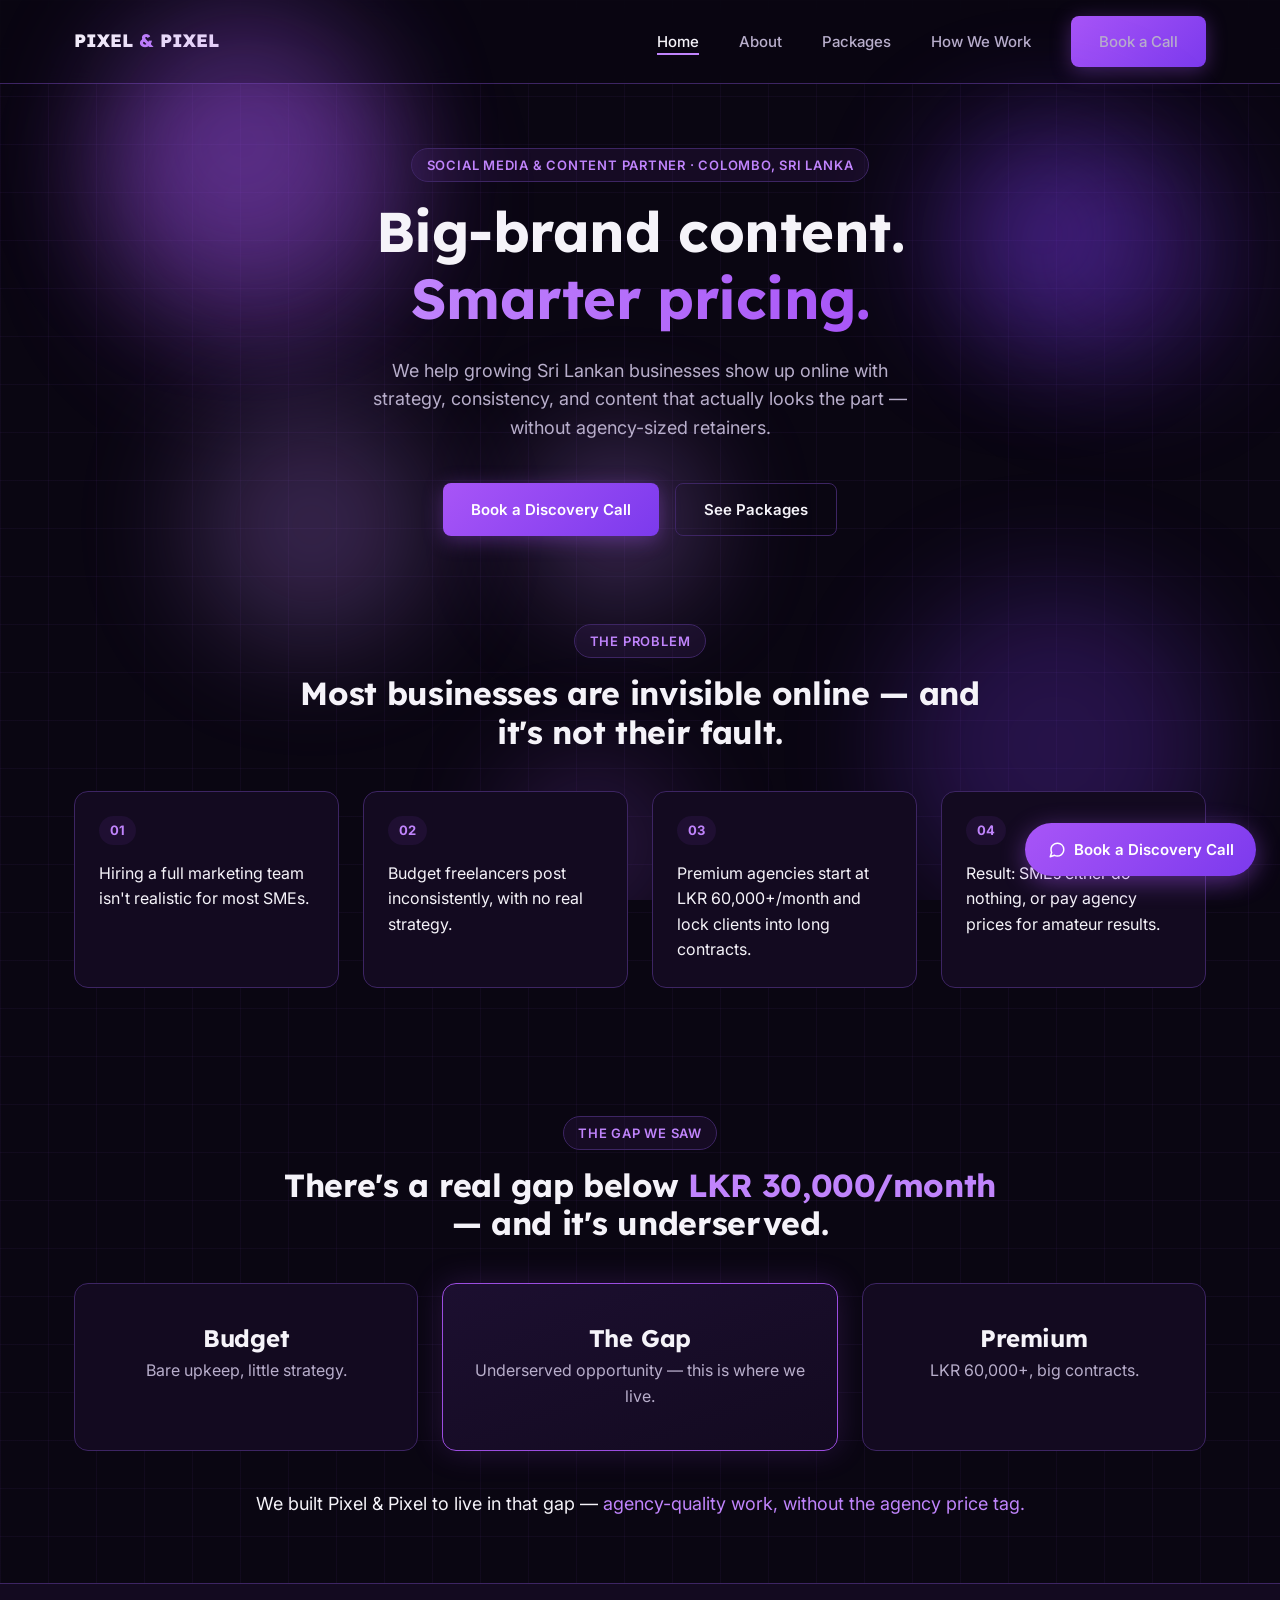
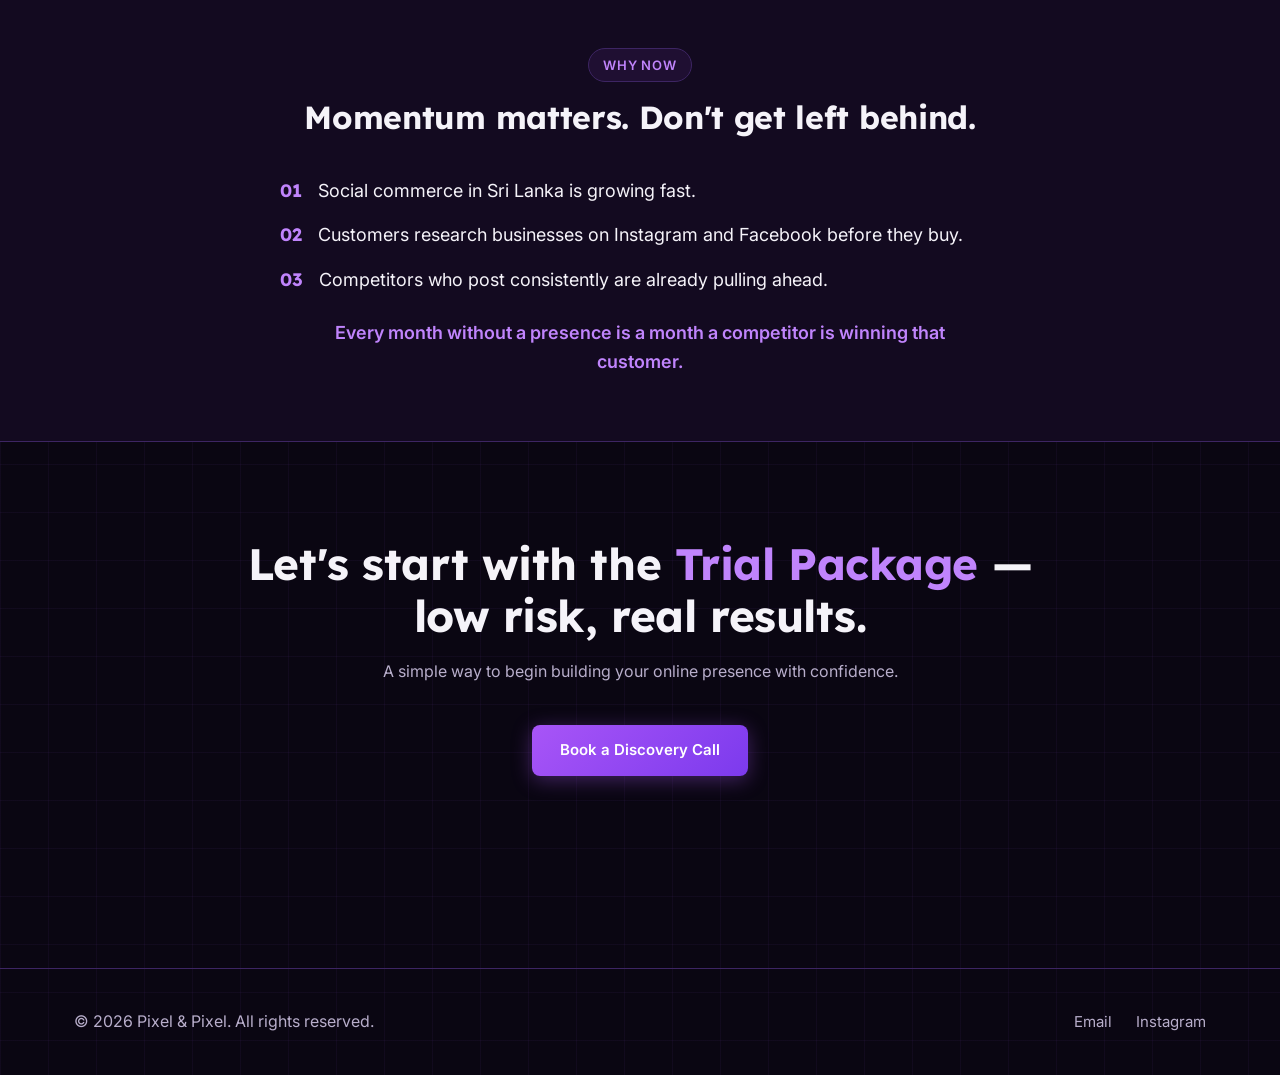
<file: index.html>
<!DOCTYPE html>
<html lang="en">
<head>
  <meta charset="UTF-8">
  <meta name="viewport" content="width=device-width, initial-scale=1.0">
  <title>Pixel & Pixel — Social Media & Content Partner | Colombo, Sri Lanka</title>
  <meta name="description" content="Big-brand content, smarter pricing. Pixel & Pixel is a Colombo-based social media and content partner for Sri Lankan SMEs ready to grow online.">
  <link rel="stylesheet" href="css/style.css">
</head>
<body>

  <header class="site-header">
    <nav class="nav">
      <a href="index.html" class="nav-logo">PIXEL <span>&</span> PIXEL</a>

      <button class="nav-toggle" aria-label="Toggle menu">☰</button>

      <ul class="nav-links">
        <li><a href="index.html" class="active">Home</a></li>
        <li><a href="about.html">About</a></li>
        <li><a href="packages.html">Packages</a></li>
        <li><a href="how-we-work.html">How We Work</a></li>
        <li><a href="contact.html" class="btn btn-primary">Book a Call</a></li>
      </ul>
    </nav>
  </header>

<main>

    <!-- HERO -->
<section class="hero">
      <div class="hero-orb orb-1"></div>
      <div class="hero-orb orb-2"></div>
      <div class="hero-orb orb-3"></div>
      <div class="container">
        <span class="section-label">Social Media &amp; Content Partner · Colombo, Sri Lanka</span>
        <h1>Big-brand content.<br><span class="text-accent gradient-shift">Smarter pricing.</span></h1>
        <p class="lead">We help growing Sri Lankan businesses show up online with strategy, consistency, and content that actually looks the part — without agency-sized retainers.</p>
        <div class="hero-actions">
          <a href="contact.html" class="btn btn-primary">Book a Discovery Call</a>
          <a href="packages.html" class="btn btn-secondary">See Packages</a>
        </div>
      </div>
    </section>

    <!-- THE PROBLEM -->
    <section class="section">
      <div class="container">
        <div class="section-heading reveal">
          <span class="section-label">The Problem</span>
          <h2>Most businesses are invisible online — and it's not their fault.</h2>
        </div>
        <div class="grid-4 reveal-stagger">
          <div class="card">
            <span class="card-badge">01</span>
            <p>Hiring a full marketing team isn't realistic for most SMEs.</p>
          </div>
          <div class="card">
            <span class="card-badge">02</span>
            <p>Budget freelancers post inconsistently, with no real strategy.</p>
          </div>
          <div class="card">
            <span class="card-badge">03</span>
            <p>Premium agencies start at LKR 60,000+/month and lock clients into long contracts.</p>
          </div>
          <div class="card">
            <span class="card-badge">04</span>
            <p>Result: SMEs either do nothing, or pay agency prices for amateur results.</p>
          </div>
        </div>
      </div>
    </section>

    <!-- THE GAP -->
    <section class="section">
      <div class="container">
        <div class="section-heading reveal">
          <span class="section-label">The Gap We Saw</span>
          <h2>There's a real gap below <span class="text-accent">LKR 30,000/month</span> — and it's underserved.</h2>
        </div>
        <div class="gap-row reveal-stagger">
          <div class="card gap-card">
            <h3>Budget</h3>
            <p class="text-muted">Bare upkeep, little strategy.</p>
          </div>
          <div class="card gap-card is-highlighted">
            <h3>The Gap</h3>
            <p class="text-muted">Underserved opportunity — this is where we live.</p>
          </div>
          <div class="card gap-card">
            <h3>Premium</h3>
            <p class="text-muted">LKR 60,000+, big contracts.</p>
          </div>
        </div>
        <p class="text-center reveal" style="margin-top: var(--space-lg); font-size: var(--fs-md);">
          We built Pixel &amp; Pixel to live in that gap — <span class="text-accent">agency-quality work, without the agency price tag.</span>
        </p>
      </div>
    </section>

    <!-- WHY NOW -->
    <section class="urgency-strip">
      <div class="container">
        <div class="section-heading reveal">
          <span class="section-label">Why Now</span>
          <h2>Momentum matters. Don't get left behind.</h2>
        </div>
        <ul class="urgency-list reveal-stagger">
          <li><span class="num">01</span><span>Social commerce in Sri Lanka is growing fast.</span></li>
          <li><span class="num">02</span><span>Customers research businesses on Instagram and Facebook before they buy.</span></li>
          <li><span class="num">03</span><span>Competitors who post consistently are already pulling ahead.</span></li>
        </ul>
        <p class="urgency-callout reveal">Every month without a presence is a month a competitor is winning that customer.</p>
      </div>
    </section>

    <!-- FINAL CTA -->
    <section class="cta-band">
      <div class="container reveal">
        <h2>Let's start with the <span class="text-accent">Trial Package</span> —<br>low risk, real results.</h2>
        <p>A simple way to begin building your online presence with confidence.</p>
        <a href="contact.html" class="btn btn-primary">Book a Discovery Call</a>
      </div>
    </section>

  </main>

  <footer class="site-footer">
    <div class="container footer-inner">
      <p class="text-muted">&copy; 2026 Pixel & Pixel. All rights reserved.</p>
      <div class="footer-links">
        <a href="mailto:pixelandpixel.admin@gmail.com">Email</a>
        <a href="https://instagram.com/pixel.and.pixel" target="_blank" rel="noopener">Instagram</a>
      </div>
    </div>
  </footer>

<a href="contact.html" class="floating-cta">
    <svg viewBox="0 0 24 24" fill="none" stroke="currentColor" stroke-width="2" stroke-linecap="round" stroke-linejoin="round"><path d="M21 11.5a8.38 8.38 0 0 1-.9 3.8 8.5 8.5 0 0 1-7.6 4.7 8.38 8.38 0 0 1-3.8-.9L3 21l1.9-5.7a8.38 8.38 0 0 1-.9-3.8 8.5 8.5 0 0 1 4.7-7.6 8.38 8.38 0 0 1 3.8-.9h.5a8.48 8.48 0 0 1 8 8v.5z"></path></svg>
    <span class="full-text">Book a Discovery Call</span>
  </a>

  <script src="js/main.js"></script>
</body>
</html>
</file>
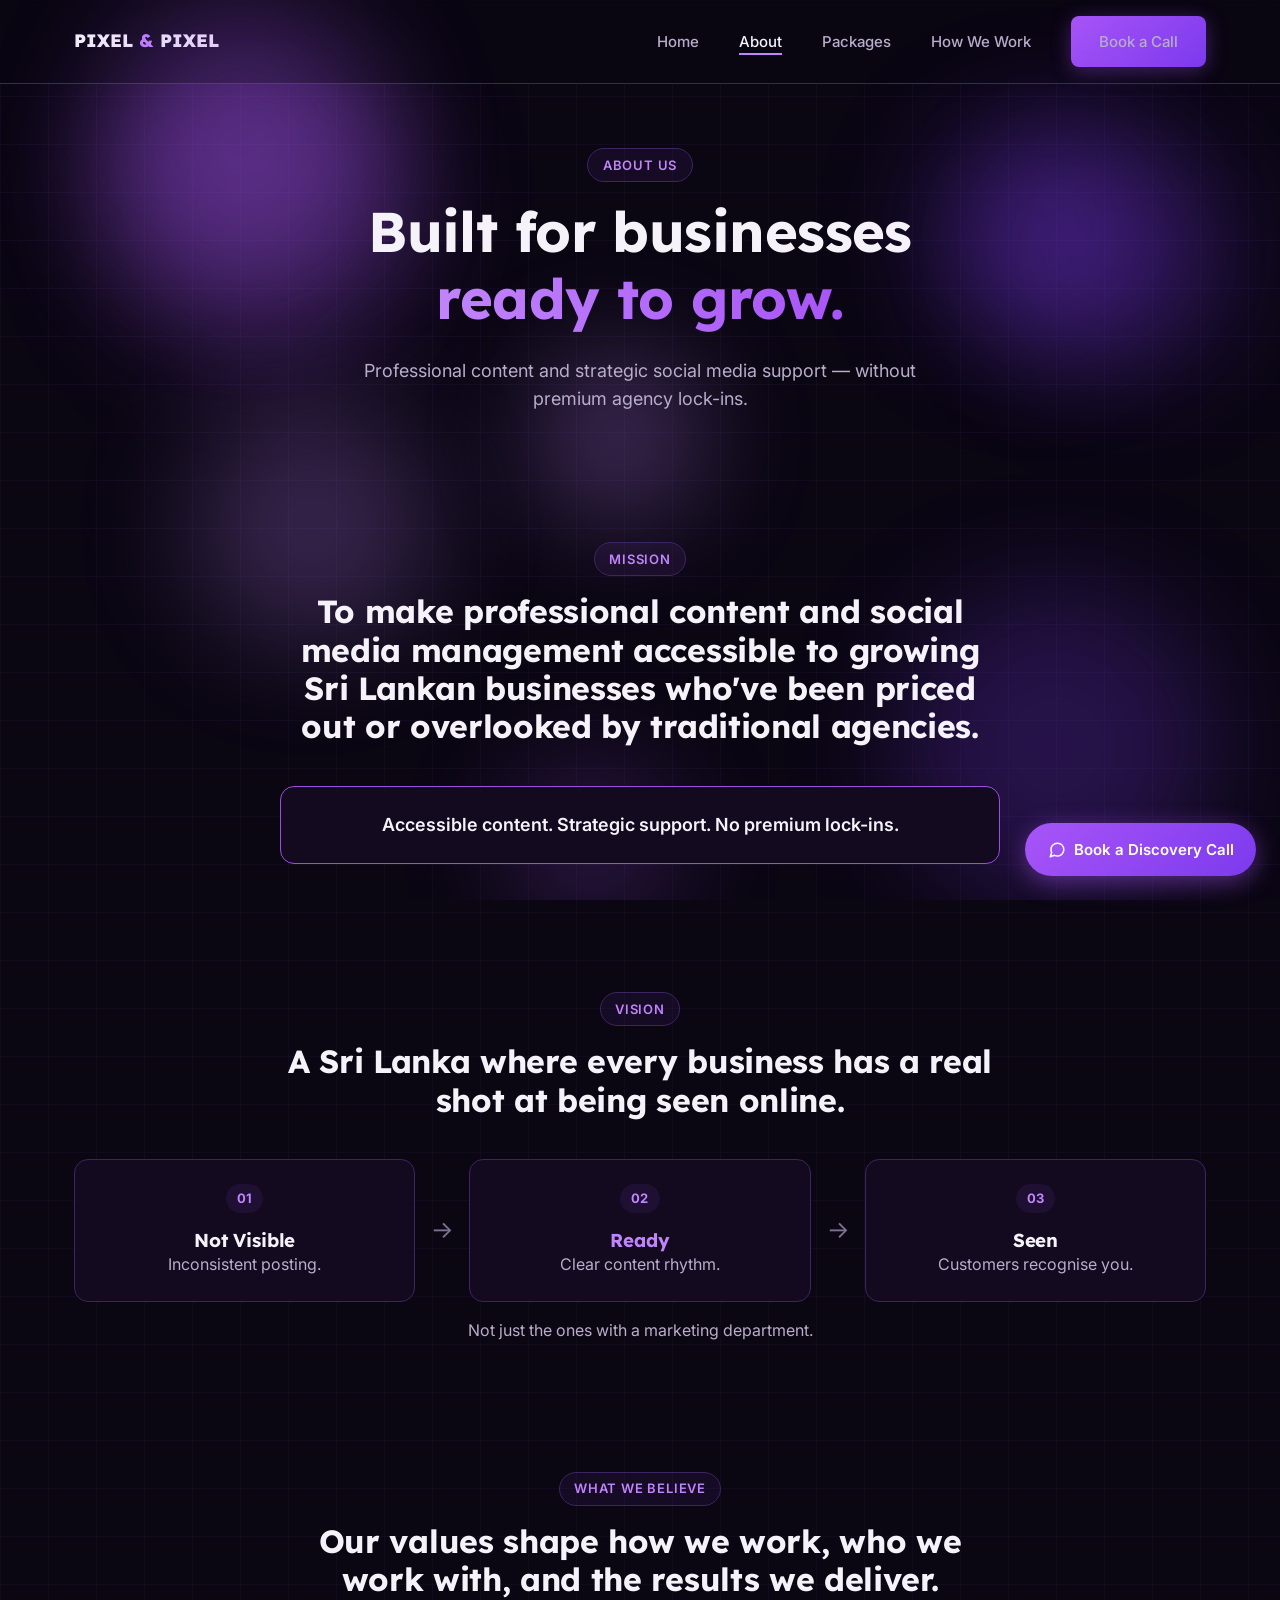
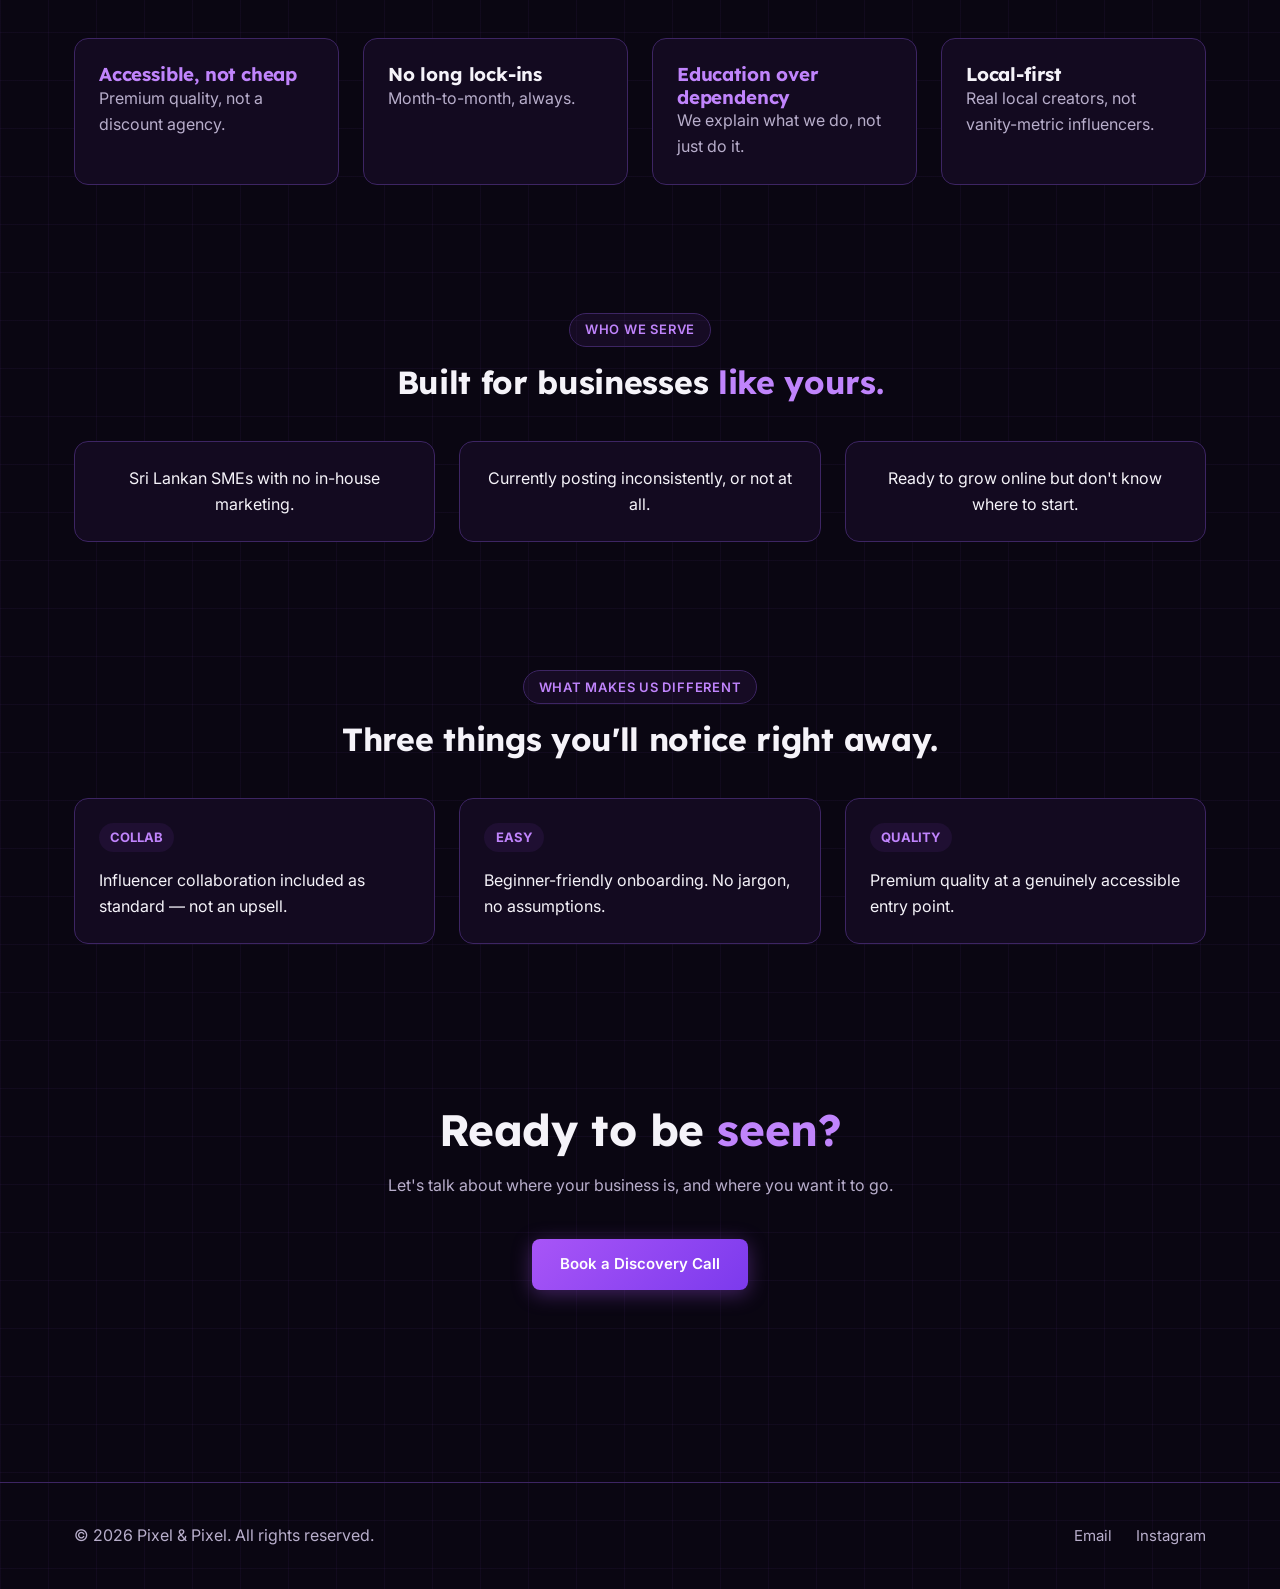
<file: about.html>
<!DOCTYPE html>
<html lang="en">
<head>
  <meta charset="UTF-8">
  <meta name="viewport" content="width=device-width, initial-scale=1.0">
  <title>About — Pixel & Pixel</title>
  <meta name="description" content="Big-brand content, smarter pricing. Pixel & Pixel is a Colombo-based social media and content partner for Sri Lankan SMEs ready to grow online.">
  <link rel="stylesheet" href="css/style.css">
</head>
<body>

  <header class="site-header">
    <nav class="nav">
      <a href="index.html" class="nav-logo">PIXEL <span>&</span> PIXEL</a>

      <button class="nav-toggle" aria-label="Toggle menu">☰</button>

        <ul class="nav-links">
        <li><a href="index.html">Home</a></li>
        <li><a href="about.html" class="active">About</a></li>
        <li><a href="packages.html">Packages</a></li>
        <li><a href="how-we-work.html">How We Work</a></li>
        <li><a href="contact.html" class="btn btn-primary">Book a Call</a></li>
        </ul>
    </nav>
  </header>

<main>

    <!-- PAGE INTRO -->
<section class="hero">
      <div class="hero-orb orb-1"></div>
      <div class="hero-orb orb-2"></div>
      <div class="hero-orb orb-3"></div>
      <div class="container">
        <span class="section-label">About Us</span>
        <h1>Built for businesses<br><span class="text-accent gradient-shift">ready to grow.</span></h1>
        <p class="lead">Professional content and strategic social media support — without premium agency lock-ins.</p>
      </div>
    </section>

    <!-- MISSION -->
    <section class="section">
      <div class="container">
        <div class="section-heading reveal">
          <span class="section-label">Mission</span>
          <h2>To make professional content and social media management accessible to growing Sri Lankan businesses who've been priced out or overlooked by traditional agencies.</h2>
        </div>
        <p class="mission-box reveal">Accessible content. Strategic support. No premium lock-ins.</p>
      </div>
    </section>

    <!-- VISION -->
    <section class="section">
      <div class="container">
        <div class="section-heading reveal">
          <span class="section-label">Vision</span>
          <h2>A Sri Lanka where every business has a real shot at being seen online.</h2>
        </div>
        <div class="step-flow reveal-stagger">
          <div class="card">
            <span class="card-badge">01</span>
            <h3>Not Visible</h3>
            <p class="text-muted">Inconsistent posting.</p>
          </div>
          <span class="step-arrow">&rarr;</span>
          <div class="card">
            <span class="card-badge">02</span>
            <h3 class="text-accent">Ready</h3>
            <p class="text-muted">Clear content rhythm.</p>
          </div>
          <span class="step-arrow">&rarr;</span>
          <div class="card">
            <span class="card-badge">03</span>
            <h3>Seen</h3>
            <p class="text-muted">Customers recognise you.</p>
          </div>
        </div>
        <p class="text-center text-muted reveal" style="margin-top: var(--space-sm);">Not just the ones with a marketing department.</p>
      </div>
    </section>

    <!-- WHAT WE BELIEVE -->
    <section class="section">
      <div class="container">
        <div class="section-heading reveal">
          <span class="section-label">What We Believe</span>
          <h2>Our values shape how we work, who we work with, and the results we deliver.</h2>
        </div>
        <div class="grid-4 reveal-stagger">
          <div class="card">
            <h3 class="text-accent">Accessible, not cheap</h3>
            <p class="text-muted">Premium quality, not a discount agency.</p>
          </div>
          <div class="card">
            <h3>No long lock-ins</h3>
            <p class="text-muted">Month-to-month, always.</p>
          </div>
          <div class="card">
            <h3 class="text-accent">Education over dependency</h3>
            <p class="text-muted">We explain what we do, not just do it.</p>
          </div>
          <div class="card">
            <h3>Local-first</h3>
            <p class="text-muted">Real local creators, not vanity-metric influencers.</p>
          </div>
        </div>
      </div>
    </section>

    <!-- WHO WE SERVE -->
    <section class="section">
      <div class="container">
        <div class="section-heading reveal">
          <span class="section-label">Who We Serve</span>
          <h2>Built for businesses <span class="text-accent">like yours.</span></h2>
        </div>
        <div class="grid-3 reveal-stagger">
          <div class="card text-center">
            <p>Sri Lankan SMEs with no in-house marketing.</p>
          </div>
          <div class="card text-center">
            <p>Currently posting inconsistently, or not at all.</p>
          </div>
          <div class="card text-center">
            <p>Ready to grow online but don't know where to start.</p>
          </div>
        </div>
      </div>
    </section>

    <!-- WHAT MAKES US DIFFERENT -->
    <section class="section">
      <div class="container">
        <div class="section-heading reveal">
          <span class="section-label">What Makes Us Different</span>
          <h2>Three things you'll notice right away.</h2>
        </div>
        <div class="grid-3 reveal-stagger">
          <div class="card">
            <span class="card-badge">COLLAB</span>
            <p>Influencer collaboration included as standard — not an upsell.</p>
          </div>
          <div class="card">
            <span class="card-badge">EASY</span>
            <p>Beginner-friendly onboarding. No jargon, no assumptions.</p>
          </div>
          <div class="card">
            <span class="card-badge">QUALITY</span>
            <p>Premium quality at a genuinely accessible entry point.</p>
          </div>
        </div>
      </div>
    </section>

    <!-- CTA -->
    <section class="cta-band">
      <div class="container reveal">
        <h2>Ready to be <span class="text-accent">seen?</span></h2>
        <p>Let's talk about where your business is, and where you want it to go.</p>
        <a href="contact.html" class="btn btn-primary">Book a Discovery Call</a>
      </div>
    </section>

  </main>

  <footer class="site-footer">
    <div class="container footer-inner">
      <p class="text-muted">&copy; 2026 Pixel & Pixel. All rights reserved.</p>
      <div class="footer-links">
        <a href="mailto:pixelandpixel.admin@gmail.com">Email</a>
        <a href="https://instagram.com/pixel.and.pixel" target="_blank" rel="noopener">Instagram</a>
      </div>
    </div>
  </footer>

<a href="contact.html" class="floating-cta">
    <svg viewBox="0 0 24 24" fill="none" stroke="currentColor" stroke-width="2" stroke-linecap="round" stroke-linejoin="round"><path d="M21 11.5a8.38 8.38 0 0 1-.9 3.8 8.5 8.5 0 0 1-7.6 4.7 8.38 8.38 0 0 1-3.8-.9L3 21l1.9-5.7a8.38 8.38 0 0 1-.9-3.8 8.5 8.5 0 0 1 4.7-7.6 8.38 8.38 0 0 1 3.8-.9h.5a8.48 8.48 0 0 1 8 8v.5z"></path></svg>
    <span class="full-text">Book a Discovery Call</span>
  </a>

  <script src="js/main.js"></script>
</body>
</html>
</file>
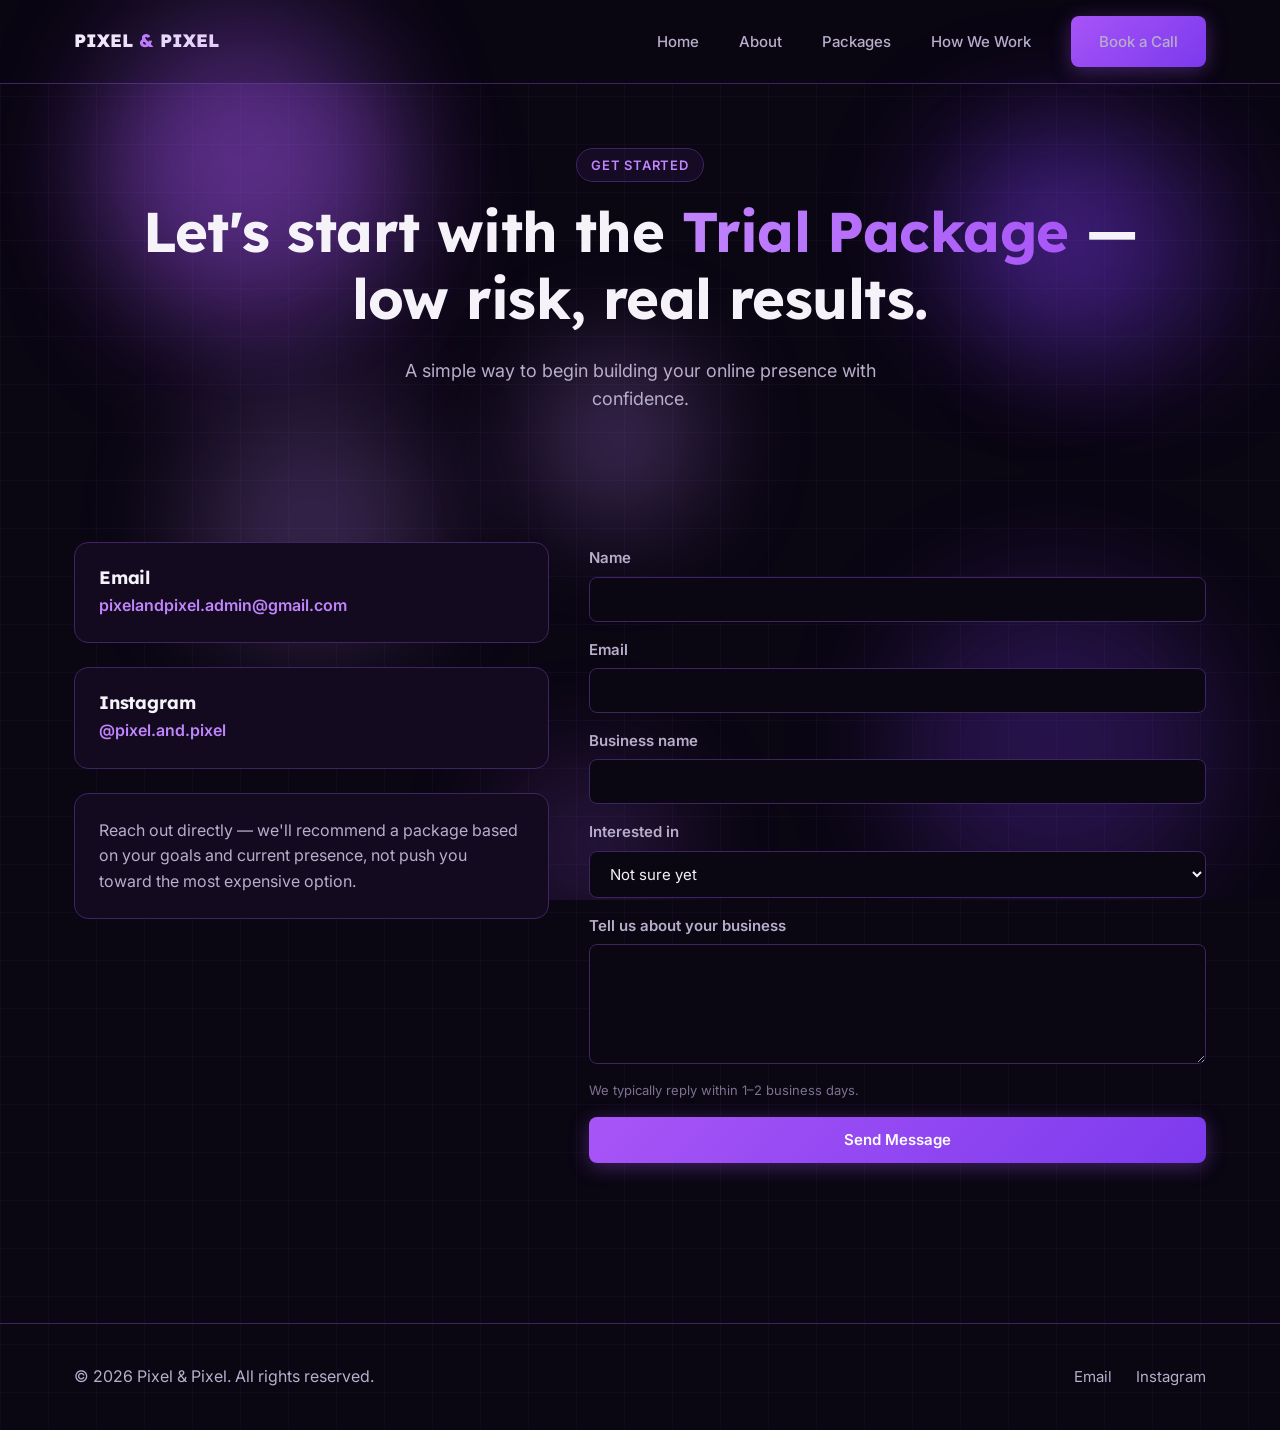
<file: contact.html>
<!DOCTYPE html>
<html lang="en">
<head>
  <meta charset="UTF-8">
  <meta name="viewport" content="width=device-width, initial-scale=1.0">
  <title>Contact — Pixel & Pixel</title>
  <meta name="description" content="Big-brand content, smarter pricing. Pixel & Pixel is a Colombo-based social media and content partner for Sri Lankan SMEs ready to grow online.">
  <link rel="stylesheet" href="css/style.css">
</head>
<body class="page-contact">

  <header class="site-header">
    <nav class="nav">
      <a href="index.html" class="nav-logo">PIXEL <span>&</span> PIXEL</a>

      <button class="nav-toggle" aria-label="Toggle menu">☰</button>

      <ul class="nav-links">
        <li><a href="index.html">Home</a></li>
        <li><a href="about.html">About</a></li>
        <li><a href="packages.html">Packages</a></li>
        <li><a href="how-we-work.html">How We Work</a></li>
        <li><a href="contact.html" class="btn btn-primary">Book a Call</a></li>
      </ul>
    </nav>
  </header>

<main>

    <!-- PAGE INTRO -->
<section class="hero">
      <div class="hero-orb orb-1"></div>
      <div class="hero-orb orb-2"></div>
      <div class="hero-orb orb-3"></div>
      <div class="container">
        <span class="section-label">Get Started</span>
        <h1>Let's start with the <span class="text-accent gradient-shift">Trial Package</span> —<br>low risk, real results.</h1>
        <p class="lead">A simple way to begin building your online presence with confidence.</p>
      </div>
    </section>

    <!-- CONTACT LAYOUT -->
    <section class="section">
      <div class="container">
        <div class="contact-layout reveal">

          <div class="contact-methods">
            <div class="card">
              <h3>Email</h3>
              <a href="mailto:pixelandpixel.admin@gmail.com">pixelandpixel.admin@gmail.com</a>
            </div>
            <div class="card">
              <h3>Instagram</h3>
              <a href="https://instagram.com/pixel.and.pixel" target="_blank" rel="noopener">@pixel.and.pixel</a>
            </div>
            <div class="card">
              <p class="text-muted">Reach out directly — we'll recommend a package based on your goals and current presence, not push you toward the most expensive option.</p>
            </div>
          </div>

          <div style="padding-top: 0.25rem;">
            <form id="contact-form" class="contact-form" action="https://formspree.io/f/maqgokyr" method="POST">
              <div class="form-group">
                <label for="name">Name</label>
                <input type="text" id="name" name="name" required>
              </div>
              <div class="form-group">
                <label for="email">Email</label>
                <input type="email" id="email" name="email" required>
              </div>
              <div class="form-group">
                <label for="business">Business name</label>
                <input type="text" id="business" name="business">
              </div>
              <div class="form-group">
                <label for="package">Interested in</label>
                <select id="package" name="package">
                  <option value="Not sure yet">Not sure yet</option>
                  <option value="Trial">Trial — LKR 8,990 one-time</option>
                  <option value="Foundation">Foundation — LKR 35,990/mo</option>
                  <option value="Growth">Growth — LKR 55,990/mo</option>
                  <option value="Scale">Scale — LKR 89,990/mo</option>
                </select>
              </div>
              <div class="form-group">
                <label for="message">Tell us about your business</label>
                <textarea id="message" name="message" required></textarea>
              </div>
              <p class="form-note">We typically reply within 1–2 business days.</p>
              <button type="submit" class="btn btn-primary">Send Message</button>
            </form>
            <p id="form-success" class="form-success">Thanks — we've received your message and will be in touch soon.</p>
          </div>

        </div>
      </div>
    </section>

  </main>
  
  <footer class="site-footer">
    <div class="container footer-inner">
      <p class="text-muted">&copy; 2026 Pixel & Pixel. All rights reserved.</p>
      <div class="footer-links">
        <a href="mailto:pixelandpixel.admin@gmail.com">Email</a>
        <a href="https://instagram.com/pixel.and.pixel" target="_blank" rel="noopener">Instagram</a>
      </div>
    </div>
  </footer>

<a href="contact.html" class="floating-cta">
    <svg viewBox="0 0 24 24" fill="none" stroke="currentColor" stroke-width="2" stroke-linecap="round" stroke-linejoin="round"><path d="M21 11.5a8.38 8.38 0 0 1-.9 3.8 8.5 8.5 0 0 1-7.6 4.7 8.38 8.38 0 0 1-3.8-.9L3 21l1.9-5.7a8.38 8.38 0 0 1-.9-3.8 8.5 8.5 0 0 1 4.7-7.6 8.38 8.38 0 0 1 3.8-.9h.5a8.48 8.48 0 0 1 8 8v.5z"></path></svg>
    <span class="full-text">Book a Discovery Call</span>
  </a>

  <script src="js/main.js"></script>
</body>
</html>
</file>
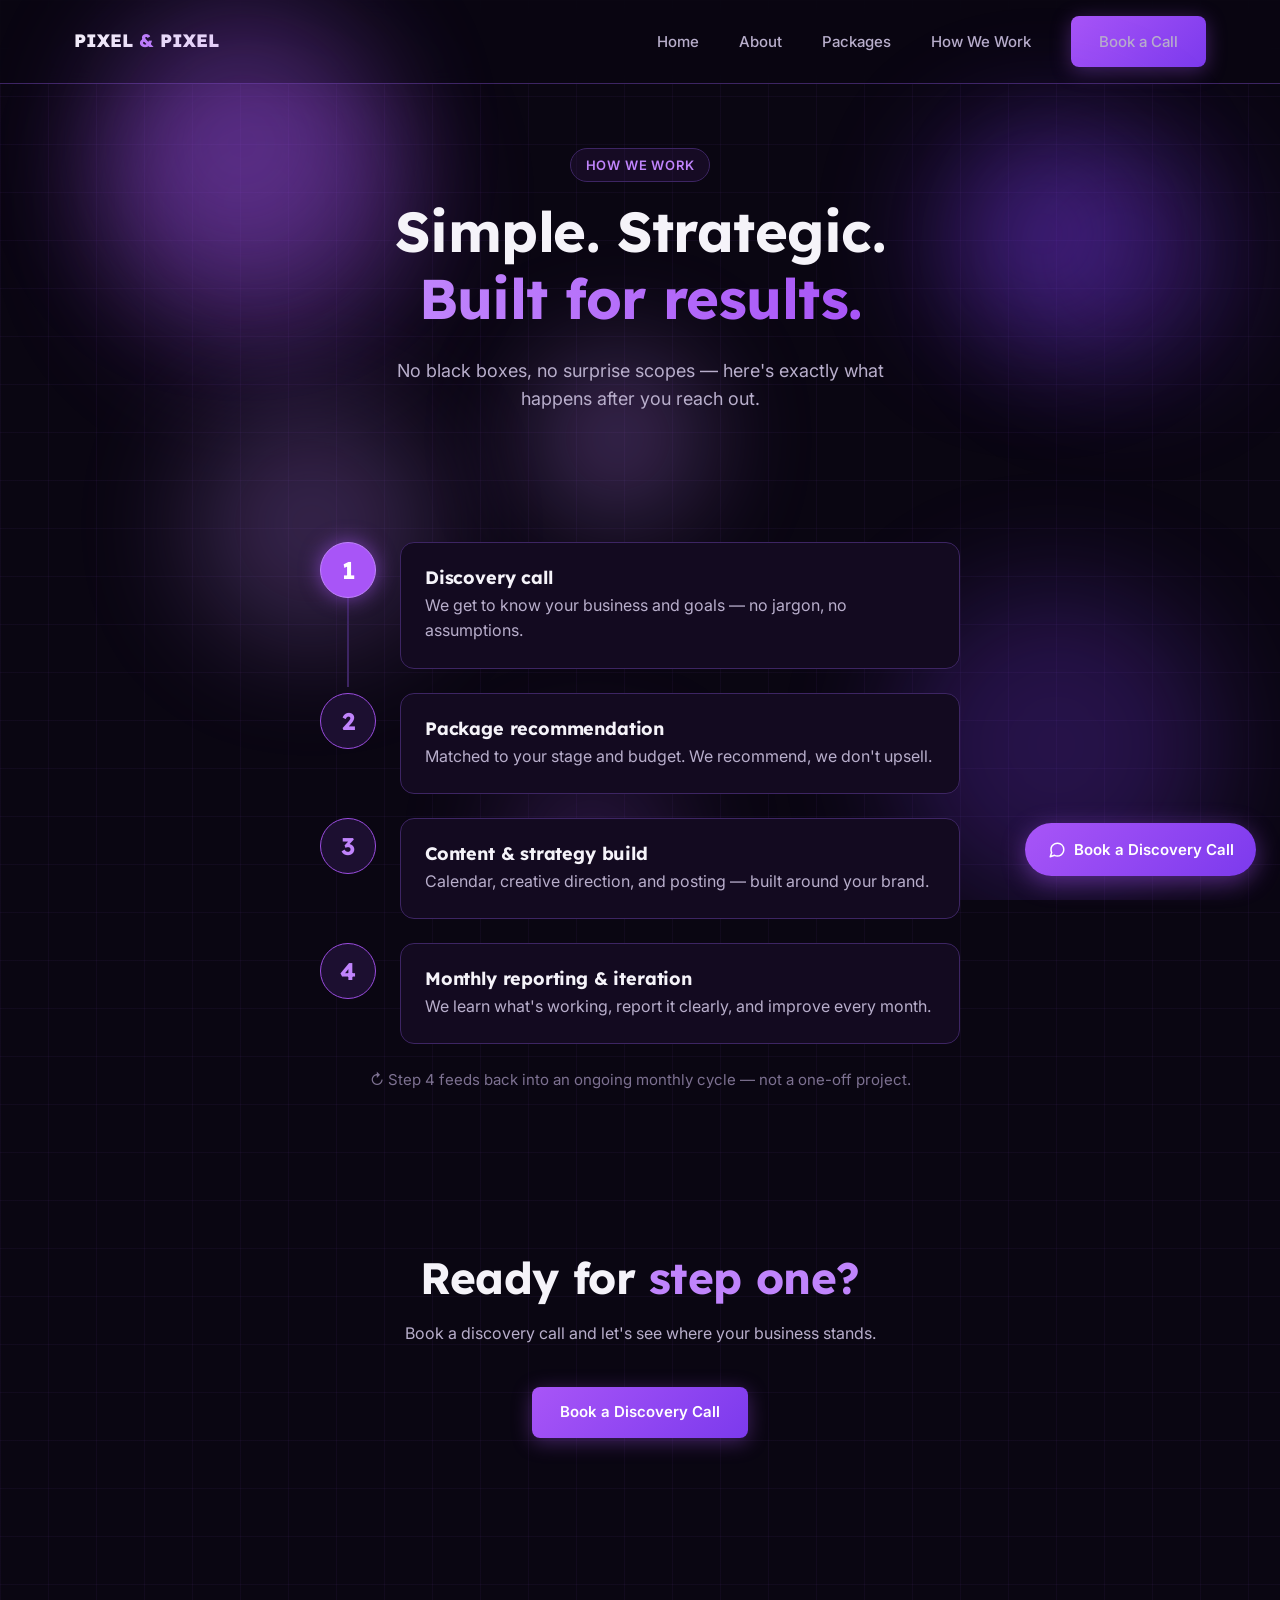
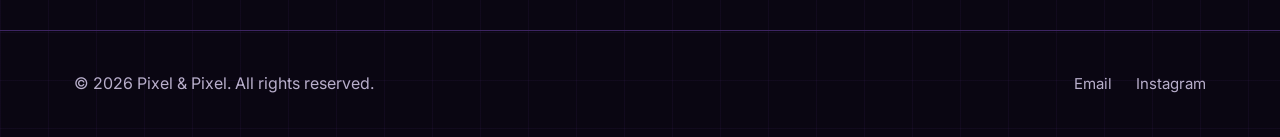
<file: how-we-work.html>
<!DOCTYPE html>
<html lang="en">
<head>
  <meta charset="UTF-8">
  <meta name="viewport" content="width=device-width, initial-scale=1.0">
  <title>How We Work — Pixel & Pixel</title>
  <meta name="description" content="Big-brand content, smarter pricing. Pixel & Pixel is a Colombo-based social media and content partner for Sri Lankan SMEs ready to grow online.">
  <link rel="stylesheet" href="css/style.css">
</head>
<body>

  <header class="site-header">
    <nav class="nav">
      <a href="index.html" class="nav-logo">PIXEL <span>&</span> PIXEL</a>

      <button class="nav-toggle" aria-label="Toggle menu">☰</button>

      <ul class="nav-links">
        <li><a href="index.html">Home</a></li>
        <li><a href="about.html">About</a></li>
        <li><a href="packages.html">Packages</a></li>
        <li><a href="how-we-work.html">How We Work</a></li>
        <li><a href="contact.html" class="btn btn-primary">Book a Call</a></li>
      </ul>
    </nav>
  </header>

<main>

    <!-- PAGE INTRO -->
<section class="hero">
      <div class="hero-orb orb-1"></div>
      <div class="hero-orb orb-2"></div>
      <div class="hero-orb orb-3"></div>
      <div class="container">
        <span class="section-label">How We Work</span>
        <h1>Simple. Strategic.<br><span class="text-accent gradient-shift">Built for results.</span></h1>
        <p class="lead">No black boxes, no surprise scopes — here's exactly what happens after you reach out.</p>
      </div>
    </section>

    <!-- PROCESS TIMELINE -->
    <section class="section">
      <div class="container">
        <div class="timeline reveal-stagger">

          <div class="timeline-step">
            <span class="timeline-num">1</span>
            <div class="card">
              <h3>Discovery call</h3>
              <p class="text-muted">We get to know your business and goals — no jargon, no assumptions.</p>
            </div>
          </div>

          <div class="timeline-step">
            <span class="timeline-num">2</span>
            <div class="card">
              <h3>Package recommendation</h3>
              <p class="text-muted">Matched to your stage and budget. We recommend, we don't upsell.</p>
            </div>
          </div>

          <div class="timeline-step">
            <span class="timeline-num">3</span>
            <div class="card">
              <h3>Content &amp; strategy build</h3>
              <p class="text-muted">Calendar, creative direction, and posting — built around your brand.</p>
            </div>
          </div>

          <div class="timeline-step">
            <span class="timeline-num">4</span>
            <div class="card">
              <h3>Monthly reporting &amp; iteration</h3>
              <p class="text-muted">We learn what's working, report it clearly, and improve every month.</p>
            </div>
          </div>

        </div>
        <p class="timeline-loop reveal">↻ Step 4 feeds back into an ongoing monthly cycle — not a one-off project.</p>
      </div>
    </section>

    <!-- CTA -->
    <section class="cta-band">
      <div class="container reveal">
        <h2>Ready for <span class="text-accent">step one?</span></h2>
        <p>Book a discovery call and let's see where your business stands.</p>
        <a href="contact.html" class="btn btn-primary">Book a Discovery Call</a>
      </div>
    </section>

  </main>
  
  <footer class="site-footer">
    <div class="container footer-inner">
      <p class="text-muted">&copy; 2026 Pixel & Pixel. All rights reserved.</p>
      <div class="footer-links">
        <a href="mailto:pixelandpixel.admin@gmail.com">Email</a>
        <a href="https://instagram.com/pixel.and.pixel" target="_blank" rel="noopener">Instagram</a>
      </div>
    </div>
  </footer>

<a href="contact.html" class="floating-cta">
    <svg viewBox="0 0 24 24" fill="none" stroke="currentColor" stroke-width="2" stroke-linecap="round" stroke-linejoin="round"><path d="M21 11.5a8.38 8.38 0 0 1-.9 3.8 8.5 8.5 0 0 1-7.6 4.7 8.38 8.38 0 0 1-3.8-.9L3 21l1.9-5.7a8.38 8.38 0 0 1-.9-3.8 8.5 8.5 0 0 1 4.7-7.6 8.38 8.38 0 0 1 3.8-.9h.5a8.48 8.48 0 0 1 8 8v.5z"></path></svg>
    <span class="full-text">Book a Discovery Call</span>
  </a>

  <script src="js/main.js"></script>
</body>
</html>
</file>
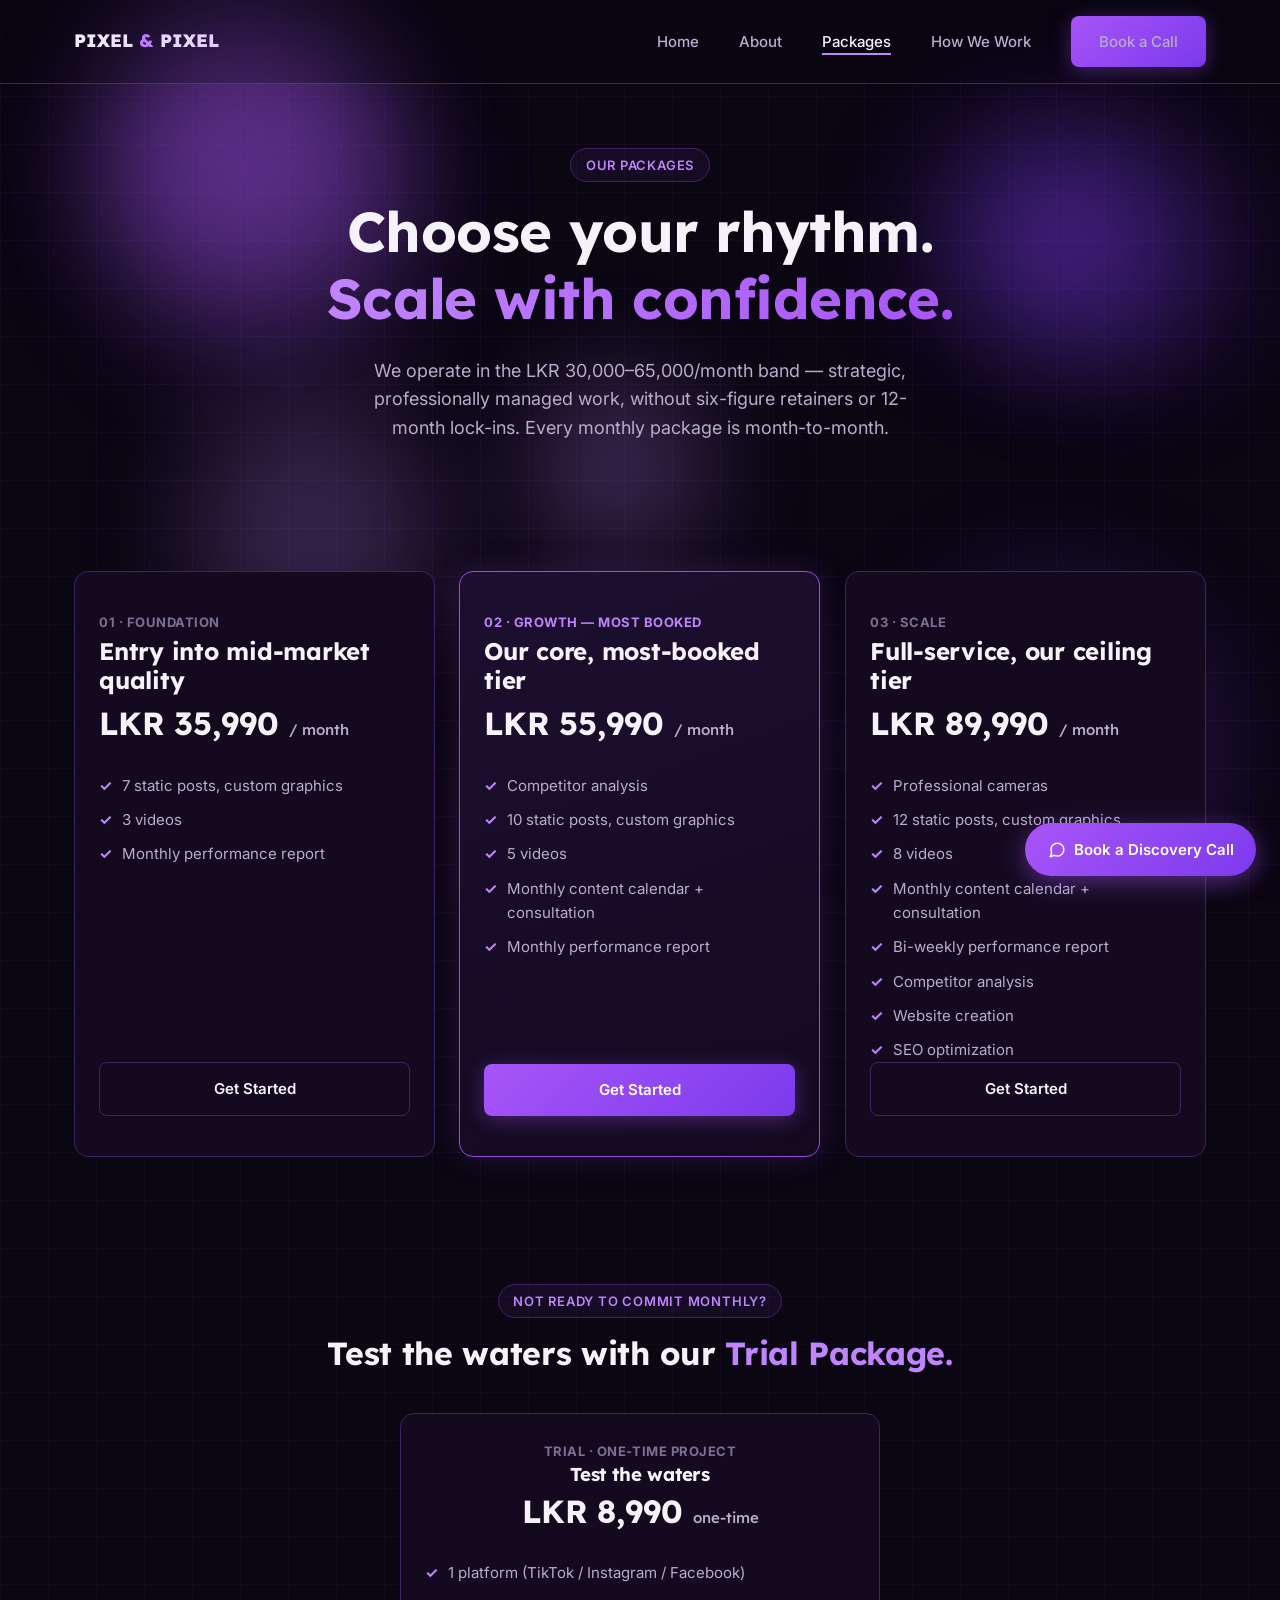
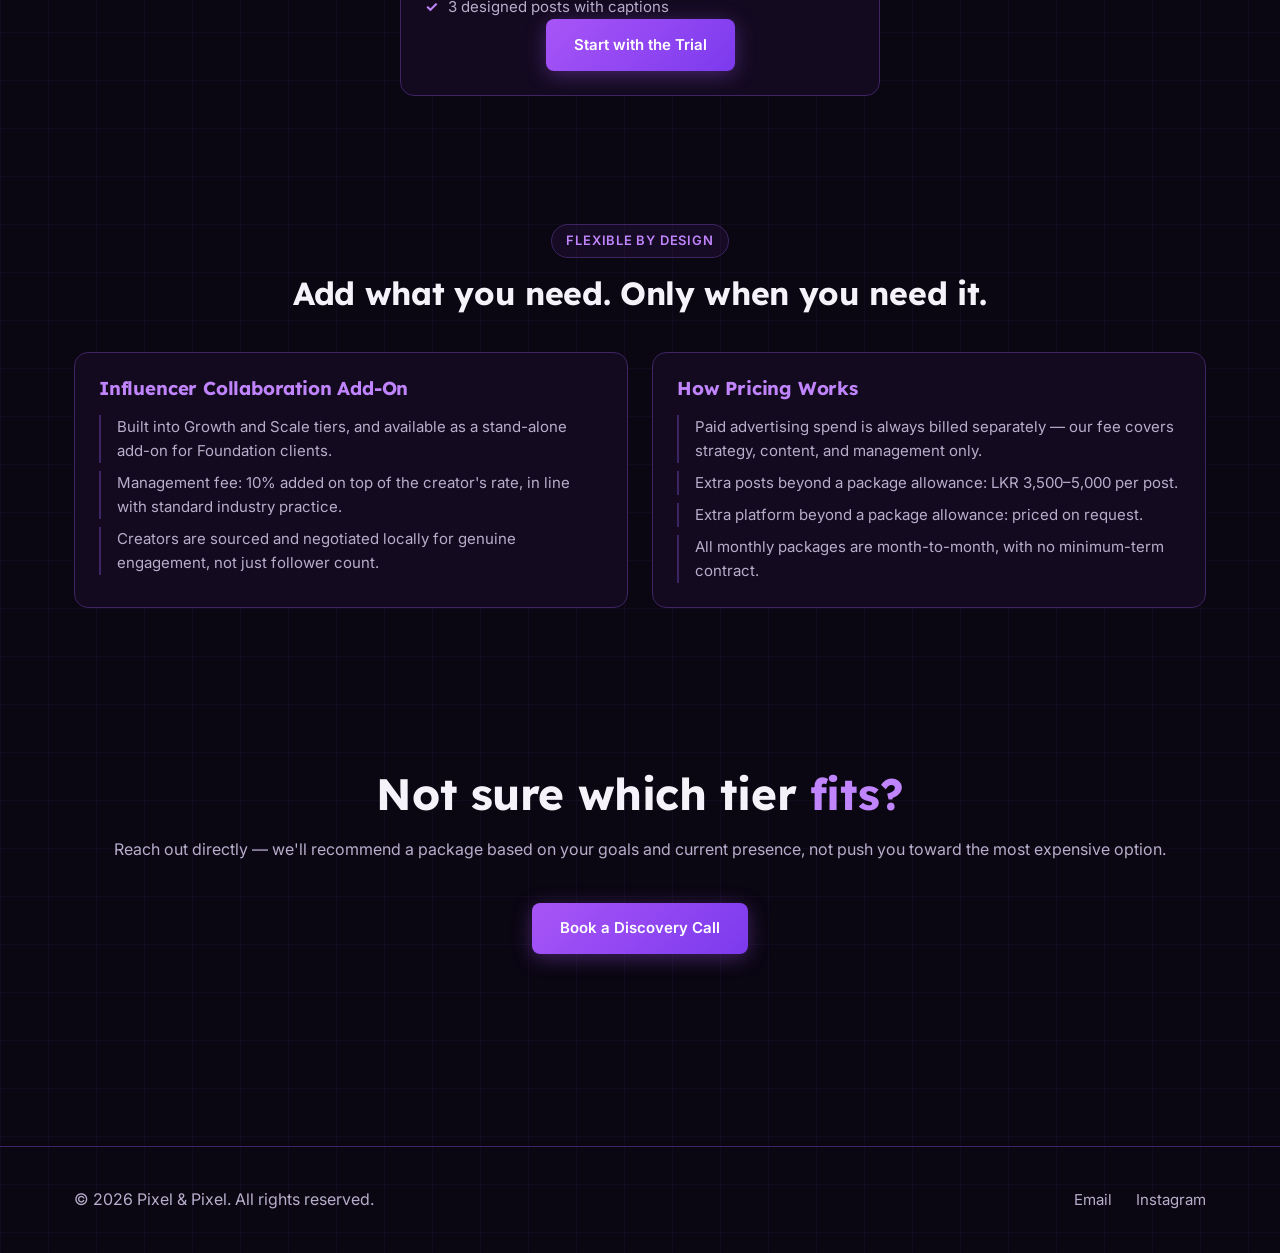
<file: packages.html>
<!DOCTYPE html>
<html lang="en">
<head>
  <meta charset="UTF-8">
  <meta name="viewport" content="width=device-width, initial-scale=1.0">
  <title>Packages — Pixel & Pixel</title>
  <meta name="description" content="Big-brand content, smarter pricing. Pixel & Pixel is a Colombo-based social media and content partner for Sri Lankan SMEs ready to grow online.">
  <link rel="stylesheet" href="css/style.css">
</head>
<body>

  <header class="site-header">
    <nav class="nav">
      <a href="index.html" class="nav-logo">PIXEL <span>&</span> PIXEL</a>

      <button class="nav-toggle" aria-label="Toggle menu">☰</button>

        <ul class="nav-links">
        <li><a href="index.html">Home</a></li>
        <li><a href="about.html" >About</a></li>
        <li><a href="packages.html" class="active">Packages</a></li>
        <li><a href="how-we-work.html">How We Work</a></li>
        <li><a href="contact.html" class="btn btn-primary">Book a Call</a></li>
        </ul>
    </nav>
  </header>

<main>

    <!-- PAGE INTRO -->
<section class="hero">
      <div class="hero-orb orb-1"></div>
      <div class="hero-orb orb-2"></div>
      <div class="hero-orb orb-3"></div>
      <div class="container">
        <span class="section-label">Our Packages</span>
        <h1>Choose your rhythm.<br><span class="text-accent gradient-shift">Scale with confidence.</span></h1>
        <p class="lead">We operate in the LKR 30,000–65,000/month band — strategic, professionally managed work, without six-figure retainers or 12-month lock-ins. Every monthly package is month-to-month.</p>
      </div>
    </section>

    <!-- MONTHLY TIERS -->
    <section class="section">
      <div class="container">
        <div class="pricing-row reveal-stagger">

          <div class="card pricing-card">
            <span class="pricing-tag">01 · Foundation</span>
            <h3>Entry into mid-market quality</h3>
            <p class="pricing-price">LKR 35,990 <span>/ month</span></p>
            <ul class="pricing-features">
              <li>7 static posts, custom graphics</li>
              <li>3 videos</li>
              <li>Monthly performance report</li>
            </ul>
            <a href="contact.html" class="btn btn-secondary">Get Started</a>
          </div>

          <div class="card pricing-card is-highlighted">
            <span class="pricing-tag">02 · Growth — Most Booked</span>
            <h3>Our core, most-booked tier</h3>
            <p class="pricing-price">LKR 55,990 <span>/ month</span></p>
            <ul class="pricing-features">
              <li>Competitor analysis</li>
              <li>10 static posts, custom graphics</li>
              <li>5 videos</li>
              <li>Monthly content calendar + consultation</li>
              <li>Monthly performance report</li>
            </ul>
            <a href="contact.html" class="btn btn-primary">Get Started</a>
          </div>

          <div class="card pricing-card">
            <span class="pricing-tag">03 · Scale</span>
            <h3>Full-service, our ceiling tier</h3>
            <p class="pricing-price">LKR 89,990 <span>/ month</span></p>
            <ul class="pricing-features">
              <li>Professional cameras</li>
              <li>12 static posts, custom graphics</li>
              <li>8 videos</li>
              <li>Monthly content calendar + consultation</li>
              <li>Bi-weekly performance report</li>
              <li>Competitor analysis</li>
              <li>Website creation</li>
              <li>SEO optimization</li>
            </ul>
            <a href="contact.html" class="btn btn-secondary">Get Started</a>
          </div>

        </div>
      </div>
    </section>

    <!-- TRIAL PACKAGE -->
    <section class="section">
      <div class="container">
        <div class="section-heading reveal">
          <span class="section-label">Not Ready to Commit Monthly?</span>
          <h2>Test the waters with our <span class="text-accent">Trial Package.</span></h2>
        </div>
        <div class="card trial-card reveal">
          <span class="pricing-tag">Trial · One-Time Project</span>
          <h3>Test the waters</h3>
          <p class="pricing-price">LKR 8,990 <span>one-time</span></p>
          <ul class="pricing-features" style="text-align: left;">
            <li>1 platform (TikTok / Instagram / Facebook)</li>
            <li>3 designed posts with captions</li>
          </ul>
          <a href="contact.html" class="btn btn-primary">Start with the Trial</a>
        </div>
      </div>
    </section>

    <!-- ADD-ONS & HOW PRICING WORKS -->
    <section class="section">
      <div class="container">
        <div class="section-heading reveal">
          <span class="section-label">Flexible by Design</span>
          <h2>Add what you need. Only when you need it.</h2>
        </div>
        <div class="rules-grid reveal-stagger">
          <div class="card">
            <h3 class="text-accent">Influencer Collaboration Add-On</h3>
            <ul>
              <li>Built into Growth and Scale tiers, and available as a stand-alone add-on for Foundation clients.</li>
              <li>Management fee: 10% added on top of the creator's rate, in line with standard industry practice.</li>
              <li>Creators are sourced and negotiated locally for genuine engagement, not just follower count.</li>
            </ul>
          </div>
          <div class="card">
            <h3 class="text-accent">How Pricing Works</h3>
            <ul>
              <li>Paid advertising spend is always billed separately — our fee covers strategy, content, and management only.</li>
              <li>Extra posts beyond a package allowance: LKR 3,500–5,000 per post.</li>
              <li>Extra platform beyond a package allowance: priced on request.</li>
              <li>All monthly packages are month-to-month, with no minimum-term contract.</li>
            </ul>
          </div>
        </div>
      </div>
    </section>

    <!-- CTA -->
    <section class="cta-band">
      <div class="container reveal">
        <h2>Not sure which tier <span class="text-accent">fits?</span></h2>
        <p>Reach out directly — we'll recommend a package based on your goals and current presence, not push you toward the most expensive option.</p>
        <a href="contact.html" class="btn btn-primary">Book a Discovery Call</a>
      </div>
    </section>

  </main>

  <footer class="site-footer">
    <div class="container footer-inner">
      <p class="text-muted">&copy; 2026 Pixel & Pixel. All rights reserved.</p>
      <div class="footer-links">
        <a href="mailto:pixelandpixel.admin@gmail.com">Email</a>
        <a href="https://instagram.com/pixel.and.pixel" target="_blank" rel="noopener">Instagram</a>
      </div>
    </div>
  </footer>

<a href="contact.html" class="floating-cta">
    <svg viewBox="0 0 24 24" fill="none" stroke="currentColor" stroke-width="2" stroke-linecap="round" stroke-linejoin="round"><path d="M21 11.5a8.38 8.38 0 0 1-.9 3.8 8.5 8.5 0 0 1-7.6 4.7 8.38 8.38 0 0 1-3.8-.9L3 21l1.9-5.7a8.38 8.38 0 0 1-.9-3.8 8.5 8.5 0 0 1 4.7-7.6 8.38 8.38 0 0 1 3.8-.9h.5a8.48 8.48 0 0 1 8 8v.5z"></path></svg>
    <span class="full-text">Book a Discovery Call</span>
  </a>

  <script src="js/main.js"></script>
</body>
</html>
</file>
<file: css/style.css>
/* ==========================================================================
   PIXEL & PIXEL — SHARED STYLESHEET
   Design tokens live in :root. Change a value once here, it updates
   across every page that links this file.
   ========================================================================== */

@import url('https://fonts.googleapis.com/css2?family=Lexend:wght@400;500;600;700;800&family=Inter:wght@400;500;600;700&display=swap');

:root {
  /* ---- Color: core palette ---- */
  --color-bg: #0a0612;            /* near-black with a violet tint */
  --color-bg-raised: #130a20;     /* card backgrounds, slightly lighter */
  --color-bg-raised-2: #1c0f30;   /* hover/active card state */
  --color-border: #3d2563;        /* default card/section border */
  --color-border-strong: #9b4de0; /* highlighted/active border */

  --color-accent: #a855f7;        /* primary purple accent */
  --color-accent-bright: #c084fc; /* lighter purple for emphasis text */
  --color-accent-deep: #7c3aed;   /* deeper purple, used in gradients/buttons */

  --color-text: #f5f3f9;          /* primary text on dark bg */
  --color-text-muted: #b8aecb;    /* secondary/body text */
  --color-text-faint: #7d7191;    /* tertiary/labels */

  --color-white: #ffffff;
  --color-overlay: rgba(168, 85, 247, 0.08); /* subtle tinted backgrounds */

  /* ---- Typography ---- */
  --font-heading: 'Lexend', sans-serif;
  --font-body: 'Inter', sans-serif;

  --fs-xs: 0.8125rem;   /* 13px — eyebrow labels */
  --fs-sm: 0.9375rem;   /* 15px — small body */
  --fs-base: 1rem;      /* 16px — body */
  --fs-md: 1.125rem;    /* 18px — lead text */
  --fs-lg: 1.5rem;      /* 24px — card headings */
  --fs-xl: 2rem;        /* 32px — section headings */
  --fs-2xl: 2.75rem;    /* 44px — page headings */
  --fs-3xl: 3.5rem;     /* 56px — hero headline */

  /* ---- Spacing scale ---- */
  --space-xs: 0.5rem;
  --space-sm: 1rem;
  --space-md: 1.5rem;
  --space-lg: 2.5rem;
  --space-xl: 4rem;
  --space-2xl: 6rem;

  /* ---- Layout ---- */
  --container-max: 1180px;
  --radius-sm: 8px;
  --radius-md: 14px;
  --radius-lg: 20px;

  /* ---- Motion ---- */
  --transition-fast: 0.15s ease;
  --transition-base: 0.25s ease;
}

/* ==========================================================================
   RESET
   ========================================================================== */

*, *::before, *::after {
  box-sizing: border-box;
  margin: 0;
  padding: 0;
}

html {
  scroll-behavior: smooth;
  -webkit-text-size-adjust: 100%;
}

body {
  background-color: var(--color-bg);
  color: var(--color-text);
  font-family: var(--font-body);
  font-size: var(--fs-base);
  line-height: 1.6;
  min-height: 100vh;
  /* faint grid texture, matches the deck's dotted/grid background */
  background-image:
    linear-gradient(rgba(168, 85, 247, 0.05) 1px, transparent 1px),
    linear-gradient(90deg, rgba(168, 85, 247, 0.05) 1px, transparent 1px);
  background-size: 48px 48px;
}

img {
  max-width: 100%;
  display: block;
}

a {
  color: inherit;
  text-decoration: none;
}

ul, ol {
  list-style: none;
}

h1, h2, h3, h4 {
  font-family: var(--font-heading);
  font-weight: 700;
  line-height: 1.2;
  letter-spacing: -0.01em;
}

button {
  font-family: inherit;
  cursor: pointer;
  border: none;
  background: none;
}

/* ==========================================================================
   LAYOUT HELPERS
   ========================================================================== */

.container {
  max-width: var(--container-max);
  margin: 0 auto;
  padding: 0 var(--space-md);
}

.section {
  padding: var(--space-xl) 0;
}

.section-label {
  display: inline-flex;
  align-items: center;
  gap: var(--space-xs);
  font-size: var(--fs-xs);
  font-weight: 600;
  letter-spacing: 0.06em;
  text-transform: uppercase;
  color: var(--color-accent-bright);
  background: var(--color-overlay);
  border: 1px solid var(--color-border);
  border-radius: 999px;
  padding: 0.35rem 0.9rem;
  margin-bottom: var(--space-sm);
}

.text-accent {
  color: var(--color-accent-bright);
}

.text-muted {
  color: var(--color-text-muted);
}

.text-center {
  text-align: center;
}

/* ==========================================================================
   BUTTONS
   ========================================================================== */

.btn {
  display: inline-flex;
  align-items: center;
  justify-content: center;
  gap: 0.5rem;
  font-family: var(--font-body);
  font-weight: 600;
  font-size: var(--fs-sm);
  padding: 0.85rem 1.75rem;
  border-radius: var(--radius-sm);
  transition: transform var(--transition-fast), box-shadow var(--transition-fast), background var(--transition-fast);
  white-space: nowrap;
}

.btn-primary {
  background: linear-gradient(135deg, var(--color-accent) 0%, var(--color-accent-deep) 100%);
  color: var(--color-white);
  box-shadow: 0 4px 20px rgba(168, 85, 247, 0.35);
}

.btn-primary:hover {
  transform: translateY(-2px);
  box-shadow: 0 8px 28px rgba(168, 85, 247, 0.5);
}

.btn-secondary {
  background: transparent;
  color: var(--color-text);
  border: 1px solid var(--color-border);
}

.btn-secondary:hover {
  border-color: var(--color-border-strong);
  background: var(--color-overlay);
}

/* ==========================================================================
   CARDS (used across packages, about, how-we-work)
   ========================================================================== */

.card {
  background: var(--color-bg-raised);
  border: 1px solid var(--color-border);
  border-radius: var(--radius-md);
  padding: var(--space-md);
  transition: border-color var(--transition-base), transform var(--transition-base);
}

.card:hover {
  border-color: var(--color-border-strong);
}

.card-badge {
  display: inline-block;
  font-size: var(--fs-xs);
  font-weight: 700;
  color: var(--color-accent-bright);
  background: var(--color-overlay);
  border-radius: 999px;
  padding: 0.25rem 0.7rem;
  margin-bottom: var(--space-sm);
}

/* ==========================================================================
   HEADER / NAV
   ========================================================================== */

.site-header {
  position: sticky;
  top: 0;
  z-index: 100;
  background: rgba(10, 6, 18, 0.85);
  backdrop-filter: blur(10px);
  border-bottom: 1px solid var(--color-border);
}

.nav {
  display: flex;
  align-items: center;
  justify-content: space-between;
  padding: var(--space-sm) var(--space-md);
  max-width: var(--container-max);
  margin: 0 auto;
}

.nav-logo {
  font-family: var(--font-heading);
  font-weight: 800;
  font-size: var(--fs-md);
  display: flex;
  align-items: center;
  gap: 0.4rem;
}

.nav-logo span {
  color: var(--color-accent-bright);
}

.nav-links {
  display: flex;
  align-items: center;
  gap: var(--space-lg);
}

.nav-links a {
  font-size: var(--fs-sm);
  font-weight: 500;
  color: var(--color-text-muted);
  transition: color var(--transition-fast);
}

.nav-links a:hover,
.nav-links a.active {
  color: var(--color-text);
}

.nav-toggle {
  display: none;
  color: var(--color-text);
  font-size: 1.5rem;
}

/* ==========================================================================
   FOOTER
   ========================================================================== */

.site-footer {
  border-top: 1px solid var(--color-border);
  padding: var(--space-lg) 0;
  margin-top: var(--space-2xl);
}

.footer-inner {
  display: flex;
  flex-wrap: wrap;
  align-items: center;
  justify-content: space-between;
  gap: var(--space-md);
}

.footer-links {
  display: flex;
  gap: var(--space-md);
  font-size: var(--fs-sm);
  color: var(--color-text-muted);
}

/* ==========================================================================
   RESPONSIVE
   ========================================================================== */

@media (max-width: 768px) {
  :root {
    --fs-3xl: 2.5rem;
    --fs-2xl: 2rem;
    --fs-xl: 1.5rem;
  }

  .nav-links {
    position: fixed;
    top: 64px;
    left: 0;
    right: 0;
    flex-direction: column;
    align-items: flex-start;
    gap: var(--space-sm);
    background: var(--color-bg-raised);
    border-bottom: 1px solid var(--color-border);
    padding: var(--space-md);
    transform: translateY(-110%);
    transition: transform var(--transition-base);
  }

  .nav-links.open {
    transform: translateY(0);
  }

  .nav-toggle {
    display: block;
  }

  .footer-inner {
    flex-direction: column;
    align-items: flex-start;
  }
}

/* ==========================================================================
   ABOUT PAGE — vision step flow
   ========================================================================== */

.step-flow {
  display: flex;
  align-items: center;
  gap: var(--space-sm);
  flex-wrap: wrap;
  justify-content: center;
}

.step-flow .card {
  flex: 1;
  min-width: 200px;
  text-align: center;
}

.step-arrow {
  color: var(--color-text-faint);
  font-size: var(--fs-lg);
  flex-shrink: 0;
}

.mission-box {
  background: var(--color-bg-raised);
  border: 1px solid var(--color-border-strong);
  border-radius: var(--radius-md);
  padding: var(--space-md) var(--space-lg);
  text-align: center;
  font-weight: 600;
  font-size: var(--fs-md);
  max-width: 720px;
  margin: var(--space-lg) auto 0;
}

@media (max-width: 768px) {
  .step-flow {
    flex-direction: column;
  }
  .step-arrow {
    transform: rotate(90deg);
  }
}

/* ==========================================================================
   PACKAGES PAGE — pricing tiers
   ========================================================================== */

.pricing-row {
  display: grid;
  grid-template-columns: repeat(3, 1fr);
  gap: var(--space-md);
  align-items: stretch;
}

.pricing-card {
  display: flex;
  flex-direction: column;
  padding: var(--space-lg) var(--space-md);
}

.pricing-card.is-highlighted {
  background: linear-gradient(160deg, var(--color-bg-raised-2), var(--color-bg-raised));
  border-color: var(--color-border-strong);
  box-shadow: 0 0 32px rgba(168, 85, 247, 0.18);
  transform: scale(1.02);
}

.pricing-tag {
  font-size: var(--fs-xs);
  font-weight: 700;
  letter-spacing: 0.04em;
  text-transform: uppercase;
  color: var(--color-text-faint);
}

.pricing-card.is-highlighted .pricing-tag {
  color: var(--color-accent-bright);
}

.pricing-card h3 {
  font-size: var(--fs-lg);
  margin: 0.25rem 0 0.25rem;
}

.pricing-price {
  font-family: var(--font-heading);
  font-size: var(--fs-xl);
  font-weight: 700;
  color: var(--color-text);
  margin-bottom: var(--space-md);
}

.pricing-price span {
  font-size: var(--fs-sm);
  font-weight: 500;
  color: var(--color-text-muted);
}

.pricing-features {
  flex: 1;
  display: flex;
  flex-direction: column;
  gap: 0.65rem;
  margin-bottom: 0;
}

.pricing-features li {
  display: flex;
  gap: 0.6rem;
  font-size: var(--fs-sm);
  color: var(--color-text-muted);
}

.pricing-features li::before {
  content: "✓";
  color: var(--color-accent-bright);
  font-weight: 700;
  flex-shrink: 0;
}

.pricing-card .btn {
  width: 100%;
  margin-top: auto;
}

/* ---- Trial card: smaller, standalone ---- */

.trial-card {
  max-width: 480px;
  margin: 0 auto;
  text-align: center;
}

/* ---- Add-ons / pricing rules ---- */

.rules-grid {
  display: grid;
  grid-template-columns: repeat(2, 1fr);
  gap: var(--space-md);
}

.rules-grid .card ul {
  display: flex;
  flex-direction: column;
  gap: 0.5rem;
  margin-top: var(--space-sm);
}

.rules-grid .card li {
  font-size: var(--fs-sm);
  color: var(--color-text-muted);
  padding-left: 1rem;
  border-left: 2px solid var(--color-border);
}

@media (max-width: 900px) {
  .pricing-row {
    grid-template-columns: 1fr;
  }
  .pricing-card.is-highlighted {
    transform: none;
  }
}

@media (max-width: 768px) {
  .rules-grid {
    grid-template-columns: 1fr;
  }
}

/* ==========================================================================
   HOW WE WORK — vertical process timeline
   ========================================================================== */

.timeline {
  position: relative;
  max-width: 640px;
  margin: 0 auto;
}

.timeline::before {
  content: "";
  position: absolute;
  left: 27px;
  top: 12px;
  bottom: 12px;
  width: 2px;
  background: var(--color-border);
}

.timeline-step {
  position: relative;
  display: flex;
  gap: var(--space-md);
  margin-bottom: var(--space-md);
}

.timeline-num {
  flex-shrink: 0;
  width: 56px;
  height: 56px;
  border-radius: 50%;
  background: var(--color-bg-raised-2);
  border: 1px solid var(--color-border-strong);
  display: flex;
  align-items: center;
  justify-content: center;
  font-family: var(--font-heading);
  font-weight: 700;
  font-size: var(--fs-lg);
  color: var(--color-accent-bright);
  position: relative;
  z-index: 1;
}

.timeline-step .card {
  flex: 1;
  padding: var(--space-md);
}

.timeline-step .card h3 {
  font-size: var(--fs-md);
  margin-bottom: 0.25rem;
}

.timeline-loop {
  text-align: center;
  color: var(--color-text-faint);
  font-size: var(--fs-sm);
  margin-top: var(--space-sm);
}

@media (max-width: 600px) {
  .timeline-num {
    width: 44px;
    height: 44px;
    font-size: var(--fs-md);
  }
  .timeline::before {
    left: 21px;
  }
}

/* ==========================================================================
   CONTACT PAGE — form + contact methods
   ========================================================================== */

.contact-layout {
  display: grid;
  grid-template-columns: 1fr 1.3fr;
  gap: var(--space-lg);
  align-items: start;
}

.contact-methods .card {
  margin-bottom: var(--space-md);
}

.contact-methods .card h3 {
  font-size: var(--fs-md);
  margin-bottom: 0.25rem;
}

.contact-methods .card a {
  color: var(--color-accent-bright);
  font-weight: 600;
}

.contact-form {
  display: flex;
  flex-direction: column;
  gap: var(--space-sm);
}

.form-group {
  display: flex;
  flex-direction: column;
  gap: 0.4rem;
}

.form-group label {
  font-size: var(--fs-sm);
  font-weight: 600;
  color: var(--color-text-muted);
}

.form-group input,
.form-group select,
.form-group textarea {
  background: var(--color-bg);
  border: 1px solid var(--color-border);
  border-radius: var(--radius-sm);
  padding: 0.75rem 1rem;
  color: var(--color-text);
  font-family: var(--font-body);
  font-size: var(--fs-sm);
  transition: border-color var(--transition-fast);
}

.form-group input:focus,
.form-group select:focus,
.form-group textarea:focus {
  outline: none;
  border-color: var(--color-border-strong);
}

.form-group textarea {
  resize: vertical;
  min-height: 120px;
}

.form-note {
  font-size: var(--fs-xs);
  color: var(--color-text-faint);
}

.form-success {
  display: none;
  background: var(--color-overlay);
  border: 1px solid var(--color-border-strong);
  border-radius: var(--radius-sm);
  padding: var(--space-sm) var(--space-md);
  color: var(--color-accent-bright);
  font-weight: 600;
}

.form-success.show {
  display: block;
}

@media (max-width: 768px) {
  .contact-layout {
    grid-template-columns: 1fr;
  }
}

/* ==========================================================================
   HOME PAGE — HERO
   ========================================================================== */

.hero {
  padding: var(--space-xl) 0 var(--space-md);
  text-align: center;
}

.hero h1 {
  font-size: var(--fs-3xl);
  margin-bottom: var(--space-md);
}

.hero p.lead {
  font-size: var(--fs-md);
  color: var(--color-text-muted);
  max-width: 560px;
  margin: 0 auto var(--space-lg);
}

.hero-actions {
  display: flex;
  justify-content: center;
  gap: var(--space-sm);
  flex-wrap: wrap;
}

/* ==========================================================================
   GRID LAYOUTS — reused for problem points, beliefs, process steps, etc.
   ========================================================================== */

.grid-2 {
  display: grid;
  grid-template-columns: repeat(2, 1fr);
  gap: var(--space-md);
}

.grid-3 {
  display: grid;
  grid-template-columns: repeat(3, 1fr);
  gap: var(--space-md);
}

.grid-4 {
  display: grid;
  grid-template-columns: repeat(4, 1fr);
  gap: var(--space-md);
}

.section-heading {
  text-align: center;
  max-width: 720px;
  margin: 0 auto var(--space-lg);
}

.section-heading h2 {
  font-size: var(--fs-xl);
}

/* ==========================================================================
   THE GAP — three-column comparison (Budget / Gap / Premium)
   ========================================================================== */

.gap-row {
  display: grid;
  grid-template-columns: 1fr 1.15fr 1fr;
  gap: var(--space-md);
  align-items: stretch;
}

.gap-card {
  text-align: center;
  padding: var(--space-lg) var(--space-md);
}

.gap-card.is-highlighted {
  background: linear-gradient(160deg, var(--color-bg-raised-2), var(--color-bg-raised));
  border-color: var(--color-border-strong);
  box-shadow: 0 0 32px rgba(168, 85, 247, 0.18);
}

.gap-card h3 {
  font-size: var(--fs-lg);
  margin-bottom: 0.35rem;
}

/* ==========================================================================
   WHY NOW — urgency strip
   ========================================================================== */

.urgency-strip {
  background: var(--color-bg-raised);
  border-top: 1px solid var(--color-border);
  border-bottom: 1px solid var(--color-border);
  padding: var(--space-xl) 0;
}

.urgency-list {
  display: flex;
  flex-direction: column;
  gap: var(--space-sm);
  max-width: 720px;
  margin: 0 auto var(--space-md);
}

.urgency-list li {
  display: flex;
  gap: var(--space-sm);
  align-items: flex-start;
  font-size: var(--fs-md);
}

.urgency-list .num {
  color: var(--color-accent-bright);
  font-family: var(--font-heading);
  font-weight: 700;
  flex-shrink: 0;
}

.urgency-callout {
  text-align: center;
  font-weight: 600;
  color: var(--color-accent-bright);
  font-size: var(--fs-md);
  max-width: 640px;
  margin: 0 auto;
}

/* ==========================================================================
   FINAL CTA BAND
   ========================================================================== */

.cta-band {
  text-align: center;
  padding: var(--space-2xl) 0;
}

.cta-band h2 {
  font-size: var(--fs-2xl);
  margin-bottom: var(--space-sm);
}

.cta-band p {
  color: var(--color-text-muted);
  margin-bottom: var(--space-lg);
}

/* ==========================================================================
   RESPONSIVE — Home page
   ========================================================================== */

@media (max-width: 768px) {
  .grid-2,
  .grid-3,
  .grid-4,
  .gap-row {
    grid-template-columns: 1fr;
  }
}

/* ==========================================================================
   ANIMATIONS — scroll reveal, ambient motion, hover states
   ========================================================================== */

@keyframes pulse-glow {
  0%, 100% { box-shadow: 0 0 32px rgba(168, 85, 247, 0.18); }
  50% { box-shadow: 0 0 48px rgba(168, 85, 247, 0.4); }
}

@keyframes badge-pulse {
  0%, 100% { opacity: 1; }
  50% { opacity: 0.7; }
}

@keyframes soft-float {
  0%, 100% { transform: translateY(0); }
  50% { transform: translateY(-6px); }
}

/* ---- Scroll-reveal base state ---- */

.reveal {
  opacity: 0;
  transform: translateY(28px);
  transition: opacity 0.6s ease, transform 0.6s ease;
}

.reveal.is-visible {
  opacity: 1;
  transform: translateY(0);
}

.reveal-stagger > * {
  opacity: 0;
  transform: translateY(28px);
  transition: opacity 0.6s ease, transform 0.6s ease;
}

.reveal-stagger.is-visible > *:nth-child(1) { transition-delay: 0s; }
.reveal-stagger.is-visible > *:nth-child(2) { transition-delay: 0.08s; }
.reveal-stagger.is-visible > *:nth-child(3) { transition-delay: 0.16s; }
.reveal-stagger.is-visible > *:nth-child(4) { transition-delay: 0.24s; }
.reveal-stagger.is-visible > *:nth-child(5) { transition-delay: 0.32s; }
.reveal-stagger.is-visible > *:nth-child(6) { transition-delay: 0.4s; }
.reveal-stagger.is-visible > *:nth-child(7) { transition-delay: 0.48s; }
.reveal-stagger.is-visible > *:nth-child(8) { transition-delay: 0.56s; }

.reveal-stagger.is-visible > * {
  opacity: 1;
  transform: translateY(0);
}

/* ---- Ambient motion at rest ---- */

.gap-card.is-highlighted,
.pricing-card.is-highlighted {
  animation: pulse-glow 3.5s ease-in-out infinite;
}

.section-label {
  animation: badge-pulse 2.8s ease-in-out infinite;
}

.timeline-num {
  animation: soft-float 3s ease-in-out infinite;
}

.timeline-step:nth-child(2) .timeline-num { animation-delay: 0.3s; }
.timeline-step:nth-child(3) .timeline-num { animation-delay: 0.6s; }
.timeline-step:nth-child(4) .timeline-num { animation-delay: 0.9s; }

/* ---- Stronger hover states ---- */

.card {
  transition: border-color var(--transition-base), transform var(--transition-base), box-shadow var(--transition-base);
}

.card:hover {
  border-color: var(--color-border-strong);
  transform: translateY(-6px);
  box-shadow: 0 12px 32px rgba(168, 85, 247, 0.2);
}

.gap-card.is-highlighted:hover,
.pricing-card.is-highlighted:hover {
  transform: scale(1.02) translateY(-6px);
}

.btn-primary:hover {
  transform: translateY(-3px) scale(1.03);
}

/* ---- Respect reduced motion preference ---- */

@media (prefers-reduced-motion: reduce) {
  .reveal,
  .reveal-stagger > * {
    opacity: 1;
    transform: none;
    transition: none;
  }

  .gap-card.is-highlighted,
  .pricing-card.is-highlighted,
  .section-label,
  .timeline-num {
    animation: none;
  }

  .card:hover,
  .btn-primary:hover {
    transform: none;
  }
}

/* ==========================================================================
   NAV — underline slide + logo hover
   ========================================================================== */

.nav-links a:not(.btn) {
  position: relative;
  padding-bottom: 4px;
}

.nav-links a:not(.btn)::after {
  content: "";
  position: absolute;
  left: 0;
  bottom: 0;
  width: 0;
  height: 2px;
  background: var(--color-accent-bright);
  transition: width var(--transition-base);
}

.nav-links a:not(.btn):hover::after,
.nav-links a.active:not(.btn)::after {
  width: 100%;
}

.nav-logo {
  transition: transform var(--transition-fast), filter var(--transition-fast);
}

.nav-logo:hover {
  transform: scale(1.04);
  filter: drop-shadow(0 0 12px rgba(168, 85, 247, 0.5));
}

/* ==========================================================================
   HERO — animated gradient text + floating background orbs
   ========================================================================== */

.hero {
  position: relative;
}

.hero .container {
  position: relative;
  z-index: 1;
}

.hero-orb {
  position: absolute;
  border-radius: 50%;
  filter: blur(60px);
  opacity: 0.35;
  pointer-events: none;
  z-index: 0;
}

.hero-orb.orb-1 {
  width: 280px;
  height: 280px;
  background: var(--color-accent);
  top: -80px;
  left: 8%;
  animation: float-orb-1 11s ease-in-out infinite;
}

.hero-orb.orb-2 {
  width: 220px;
  height: 220px;
  background: var(--color-accent-deep);
  top: 40px;
  right: 10%;
  animation: float-orb-2 13s ease-in-out infinite;
}

.hero-orb.orb-3 {
  width: 160px;
  height: 160px;
  background: var(--color-accent-bright);
  bottom: -40px;
  left: 42%;
  animation: float-orb-3 9s ease-in-out infinite;
}

@keyframes float-orb-1 {
  0%, 100% { transform: translate(0, 0); }
  50% { transform: translate(30px, 40px); }
}

@keyframes float-orb-2 {
  0%, 100% { transform: translate(0, 0); }
  50% { transform: translate(-25px, 30px); }
}

@keyframes float-orb-3 {
  0%, 100% { transform: translate(0, 0); }
  50% { transform: translate(20px, -25px); }
}

.text-accent.gradient-shift {
  background: linear-gradient(90deg, var(--color-accent-bright), var(--color-accent), var(--color-accent-deep), var(--color-accent-bright));
  background-size: 300% 100%;
  -webkit-background-clip: text;
  background-clip: text;
  color: transparent;
  animation: gradient-shift 6s ease infinite;
}

@keyframes gradient-shift {
  0% { background-position: 0% 50%; }
  50% { background-position: 100% 50%; }
  100% { background-position: 0% 50%; }
}

@media (prefers-reduced-motion: reduce) {
  .hero-orb { animation: none; }
  .text-accent.gradient-shift { animation: none; background: none; color: var(--color-accent-bright); }
}

.bg-orb {
  position: absolute;
  border-radius: 50%;
  filter: blur(60px);
  opacity: 0.25;
  pointer-events: none;
  z-index: 0;
}

.bg-orb.size-sm { width: 160px; height: 160px; }
.bg-orb.size-md { width: 240px; height: 240px; }
.bg-orb.size-lg { width: 320px; height: 320px; }

.bg-orb.tone-a { background: var(--color-accent); }
.bg-orb.tone-b { background: var(--color-accent-deep); }
.bg-orb.tone-c { background: var(--color-accent-bright); }

.bg-orb.pos-tl { top: -60px; left: 5%; }
.bg-orb.pos-tr { top: -40px; right: 8%; }
.bg-orb.pos-bl { bottom: -60px; left: 10%; }
.bg-orb.pos-br { bottom: -40px; right: 6%; }
.bg-orb.pos-mid { top: 40%; left: 45%; }

.bg-orb.drift-1 { animation: float-orb-1 12s ease-in-out infinite; }
.bg-orb.drift-2 { animation: float-orb-2 15s ease-in-out infinite; }
.bg-orb.drift-3 { animation: float-orb-3 10s ease-in-out infinite; }

@media (prefers-reduced-motion: reduce) {
  .bg-orb { animation: none; }
}

/* ==========================================================================
   AMBIENT BACKGROUND — single continuous orb layer behind entire page
   ========================================================================== */

.ambient-layer {
  position: fixed;
  top: 0;
  left: 0;
  width: 100%;
  height: 100%;
  overflow: hidden;
  pointer-events: none;
  z-index: 0;
}

.ambient-layer .bg-orb {
  position: absolute;
}

body > *:not(.ambient-layer) {
  position: relative;
  z-index: 1;
}

/* ==========================================================================
   CARD TILT + PRICING COUNT-UP
   ========================================================================== */

.pricing-card,
.gap-card {
  transform-style: preserve-3d;
  will-change: transform;
  transition: border-color var(--transition-base), box-shadow var(--transition-base);
}

.pricing-price.counting {
  min-width: 1px;
}

@media (prefers-reduced-motion: reduce) {
  .pricing-card,
  .gap-card {
    transform: none !important;
  }
}

/* ==========================================================================
   TIMELINE LINE-DRAW — connector line grows as you scroll, circles light up
   ========================================================================== */

.timeline::before {
  height: var(--line-progress, 0%);
  transition: height 0.25s linear;
}

.timeline-num {
  transition: background var(--transition-base), border-color var(--transition-base), box-shadow var(--transition-base);
}

.timeline-num.is-lit {
  background: var(--color-accent);
  border-color: var(--color-accent-bright);
  box-shadow: 0 0 20px rgba(168, 85, 247, 0.6);
  color: var(--color-white);
}

@media (prefers-reduced-motion: reduce) {
  .timeline::before {
    height: 100% !important;
    transition: none;
  }
  .timeline-num {
    transition: none;
  }
}

/* ==========================================================================
   FLOATING STICKY CTA — always-visible corner button
   ========================================================================== */



.floating-cta {
  position: fixed !important;
  bottom: 24px;
  right: 24px;
  z-index: 500;
  display: inline-flex;
  align-items: center;
  gap: 0.5rem;
  padding: 0.9rem 1.4rem;
  border-radius: 999px;
  background: linear-gradient(135deg, var(--color-accent) 0%, var(--color-accent-deep) 100%);
  color: var(--color-white);
  font-family: var(--font-body);
  font-weight: 600;
  font-size: var(--fs-sm);
  box-shadow: 0 6px 24px rgba(168, 85, 247, 0.45);
  transition: transform var(--transition-fast), box-shadow var(--transition-fast);
  white-space: nowrap;
}

.floating-cta:hover {
  transform: translateY(-3px) scale(1.04);
  box-shadow: 0 10px 32px rgba(168, 85, 247, 0.6);
}

.floating-cta svg {
  width: 18px;
  height: 18px;
  flex-shrink: 0;
}

/* Hide on the Contact page itself — no point floating a CTA to the page you're already on */
body.page-contact .floating-cta {
  display: none;
}

@media (max-width: 480px) {
  .floating-cta {
    bottom: 16px;
    right: 16px;
    padding: 0.75rem 1.1rem;
    font-size: var(--fs-xs);
  }

  .floating-cta span.full-text {
    display: none;
  }
}
</file>
